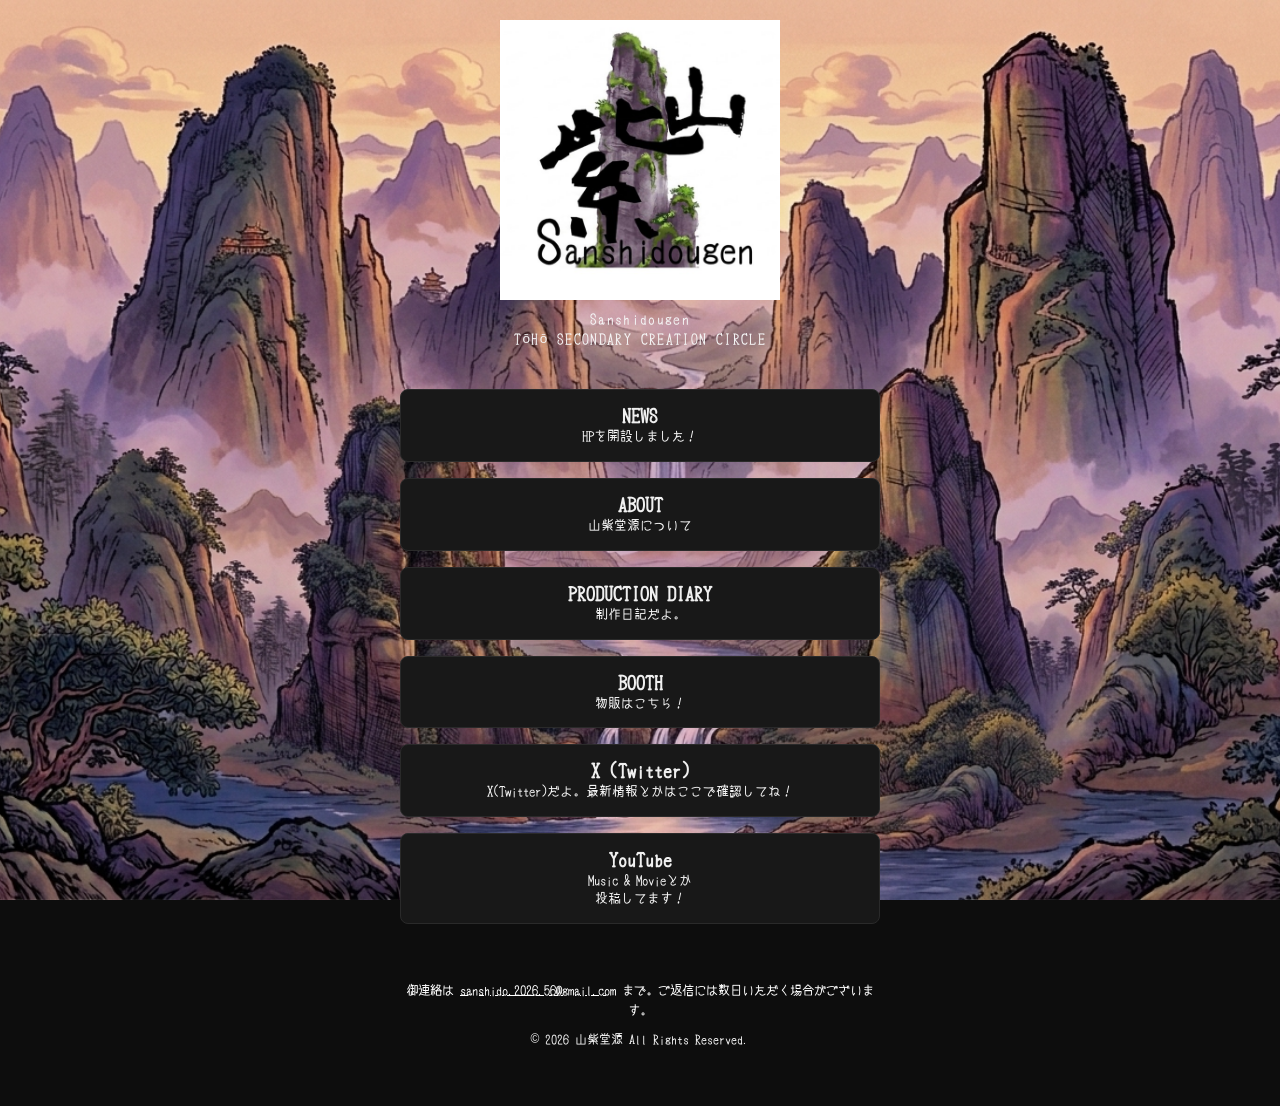
<file: index.html>
<!DOCTYPE html>
<html lang="ja">
<head>
  <meta charset="UTF-8">
  <meta name="viewport" content="width=device-width, initial-scale=1.0">
  <title>山紫堂源 - Official Web</title>
  <link rel="stylesheet" href="style.css">
</head>
<body>
  <div class="container">
    
<!-- ヘッダー -->
<header class="header">
  <h1 class="circle-name">
    <img src="icon.jpg" width="150" alt="山紫堂源" class="header-logo-img">
  </h1>
  <p class="subtitle">Sanshidougen<br>TōHō SECONDARY CREATION CIRCLE</p>
</header>

    <!-- リンク集 -->
    <nav class="links">
      <!-- NEWS -->
      <a href="news.html" class="link-card">
        <span class="link-title">NEWS</span>
        <span class="link-sub">HPを開設しました！</span>
      </a>

      <!-- ABOUT -->
      <a href="about.html" class="link-card">
        <span class="link-title">ABOUT</span>
        <span class="link-sub">山紫堂源について</span>
      </a>

        <nav class="links">
      <!-- NEWS -->
      <a href="Production Diary.html" class="link-card">
        <span class="link-title">PRODUCTION DIARY</span>
        <span class="link-sub">制作日記だよ。</span>
      </a>

      <!-- BOOTH -->
      <a href="https://sanshidougen.booth.pm/" target="_blank" rel="noopener" class="link-card">
        <span class="link-title">BOOTH</span>
        <span class="link-sub">物販はこちら！</span>
      </a>

      <!-- X (Twitter) -->
      <a href="https://x.com/xu2r8F3n9s61168" target="_blank" rel="noopener" class="link-card">
        <span class="link-title">X (Twitter)</span>
        <span class="link-sub">X(Twitter)だよ。最新情報とかはここで確認してね！</span>
      </a>

      <!-- YouTube -->
      <a href="https://www.youtube.com/@Yado-810" target="_blank" rel="noopener" class="link-card">
        <span class="link-title">YouTube</span>
        <span class="link-sub">Music & Movieとか<br>投稿してます！</span>
      </a>
    </nav>

    <!-- フッター -->
    <footer class="footer">
      <p class="contact-info">御連絡は <a href="mailto:sanshido.2026.56@gmail.com">sanshido.2026.56@gmail.com</a> まで。ご返信には数日いただく場合がございます。</p>
      <p>&copy; 2026 山紫堂源 All Rights Reserved.</p>
    </footer>

  </div>
</body>
</html>
</file>
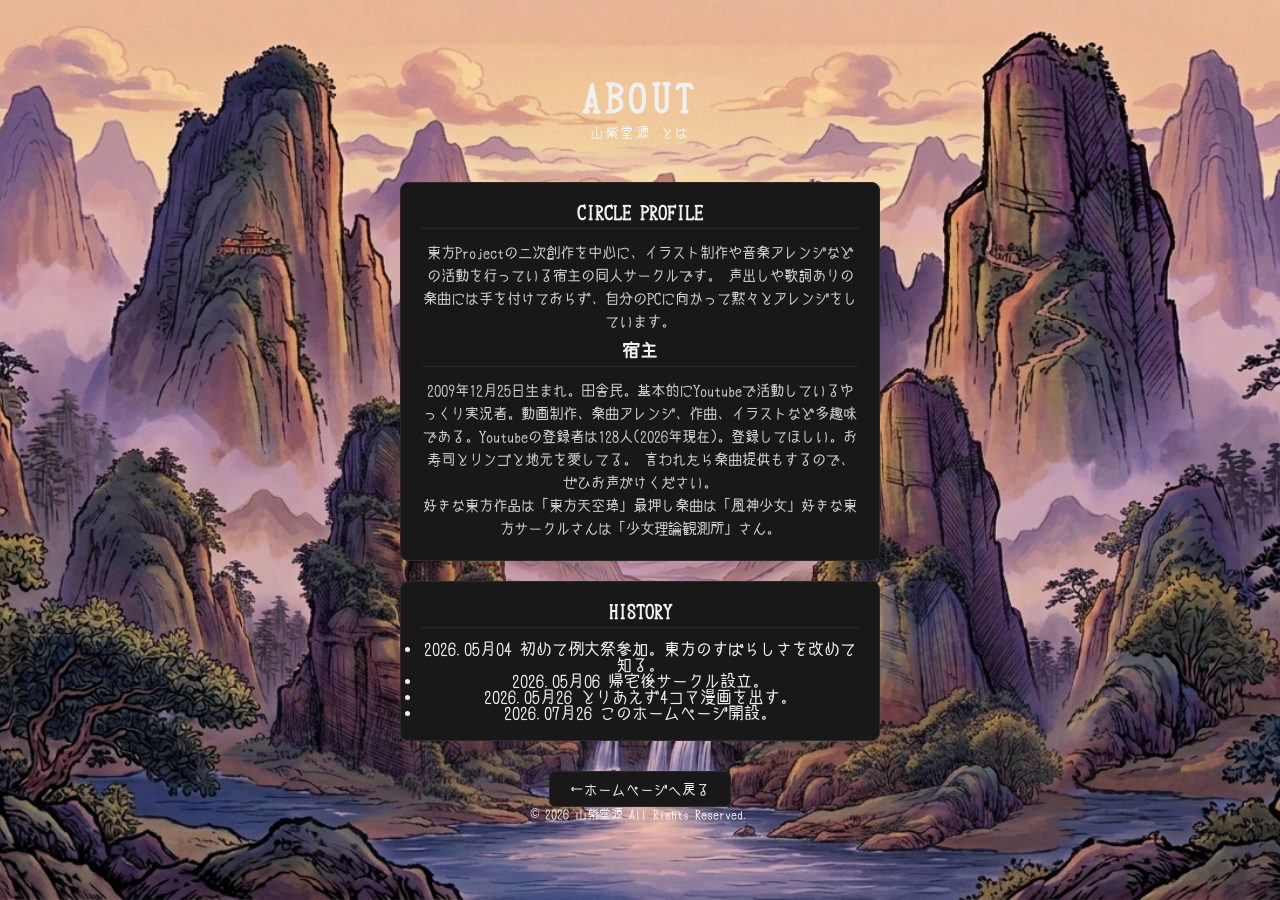
<file: about.html>
<!DOCTYPE html>
<html lang="ja">
<head>
  <meta charset="UTF-8">
  <meta name="viewport" content="width=device-width, initial-scale=1.0">
  <title>ABOUT | 山紫堂源</title>
  <link rel="stylesheet" href="style.css">
</head>
<body>
  <div class="container">
    
    <!-- ヘッダー -->
    <header class="header">
      <h1 class="circle-name">ABOUT</h1>
      <p class="subtitle">山紫堂源 とは</p>
    </header>

    <!-- 本文領域 -->
    <main class="about-page-content">
      <section class="about-section">
        <h2 class="section-title">CIRCLE PROFILE</h2>
        <p class="about-text">
          東方Projectの二次創作を中心に、イラスト制作や音楽アレンジなどの活動を行っている宿主の同人サークルです。
          声出しや歌詞ありの楽曲には手を付けておらず、自分のPCに向かって黙々とアレンジをしています。<br>
          <h2 class="section-title">宿主</h2>
        <p class="about-text">2009年12月25日生まれ。田舎民。基本的にYoutubeで活動しているゆっくり実況者。動画制作、楽曲アレンジ、作曲、イラストなど多趣味である。Youtubeの登録者は128人(2026年現在)。登録してほしい。お寿司とリンゴと地元を愛してる。
            言われたら楽曲提供もするので、ぜひお声がけください。<br>好きな東方作品は「東方天空璋」最押し楽曲は「風神少女」好きな東方サークルさんは「少女理論観測所」さん。
        </p>
      </section>

      <section class="about-section">
        <h2 class="section-title">HISTORY</h2>
        <ul class="history-list">
          <li><span class="date">2026.05月04</span>   初めて例大祭参加。東方のすばらしさを改めて知る。</li>
          <li><span class="date">2026.05月06</span>   帰宅後サークル設立。</li>
          <li><span class="date">2026.05月26</span>   とりあえず4コマ漫画を出す。</li>
          <li><span class="date">2026.07月26</span>   このホームページ開設。</li>
        </ul>
      </section>

      <!-- トップへ戻るボタン -->
      <a href="index.html" class="back-button">←ホームページへ戻る</a>
    </main>

    <!-- フッター -->
    <footer class="footer">
      <p>&copy; 2026 山紫堂源 All Rights Reserved.</p>
    </footer>

  </div>
</body>
</html>
</file>
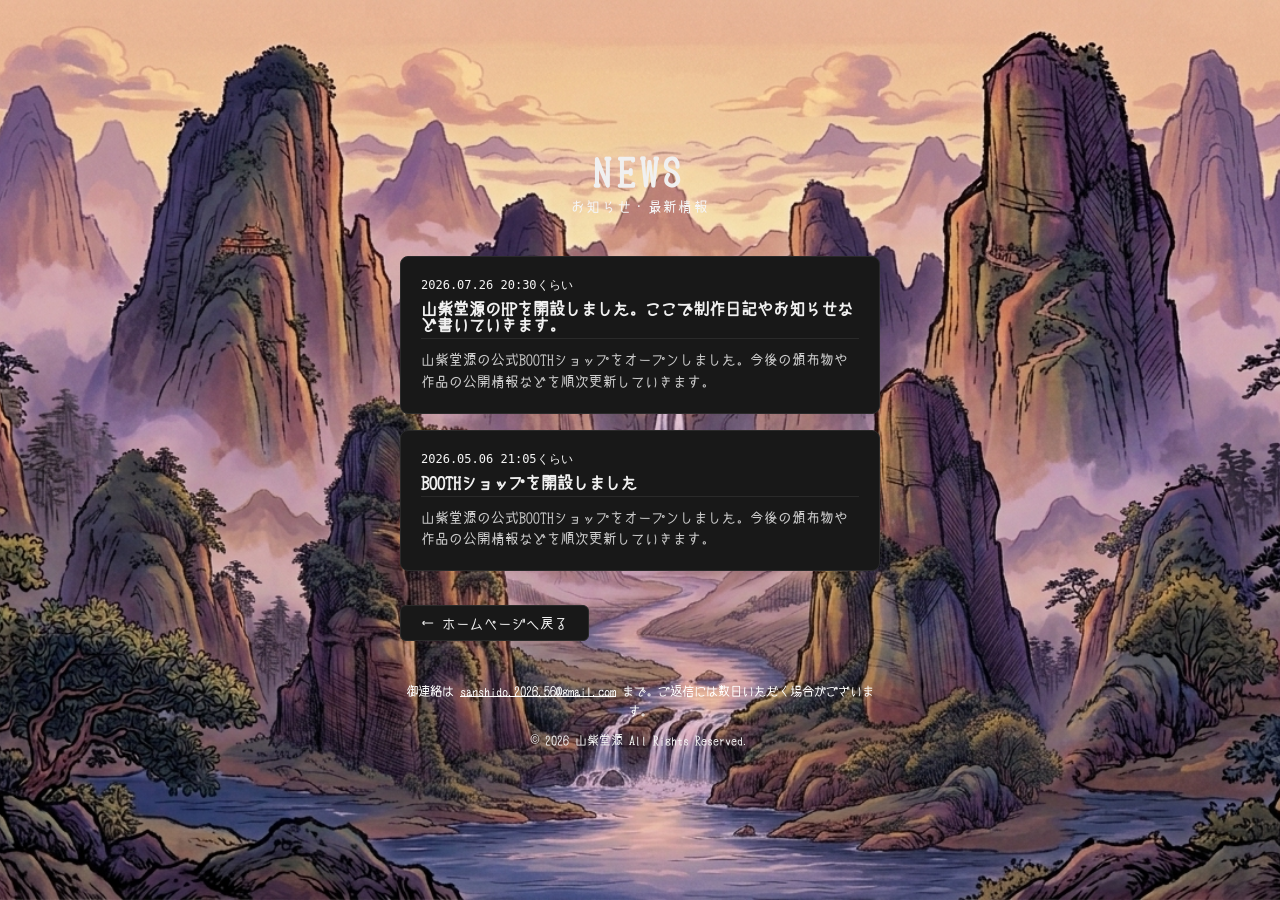
<file: news.html>
<!DOCTYPE html>
<html lang="ja">
<head>
  <meta charset="UTF-8">
  <meta name="viewport" content="width=device-width, initial-scale=1.0">
  <title>NEWS | 山紫堂源</title>
  <link rel="stylesheet" href="style.css">
</head>
<body>
  <div class="container">
    
    <!-- ヘッダー -->
    <header class="header">
      <h1 class="circle-name">NEWS</h1>
      <p class="subtitle">お知らせ・最新情報</p>
    </header>

    <!-- お知らせ一覧 -->
    <main class="news-page-content">
      <div class="news-list">

        <!-- お知らせ 1記事分 -->
         <article class="news-item">
          <div class="news-date">2026.07.26 20:30くらい</div>
          <h2 class="news-item-title">山紫堂源のHPを開設しました。ここで制作日記やお知らせなど書いていきます。</h2>
          <p class="news-item-text">
            山紫堂源の公式BOOTHショップをオープンしました。今後の頒布物や作品の公開情報などを順次更新していきます。
          </p>
        </article>

        <article class="news-item">
          <div class="news-date">2026.05.06 21:05くらい</div>
          <h2 class="news-item-title">BOOTHショップを開設しました</h2>
          <p class="news-item-text">
            山紫堂源の公式BOOTHショップをオープンしました。今後の頒布物や作品の公開情報などを順次更新していきます。
          </p>
        </article>

        <!-- お知らせを増やしたい時は上の <article class="news-item">〜</article> をコピペして下に増やせます -->

      </div>

      <!-- トップへ戻るボタン -->
      <a href="index.html" class="back-button">← ホームページへ戻る</a>
    </main>

    <!-- フッター -->
    <footer class="footer">
      <p class="contact-info">御連絡は <a href="mailto:sanshido.2026.56@gmail.com">sanshido.2026.56@gmail.com</a> まで。ご返信には数日いただく場合がございます。</p>
      <p>&copy; 2026 山紫堂源 All Rights Reserved.</p>
    </footer>

  </div>
</body>
</html>
</file>
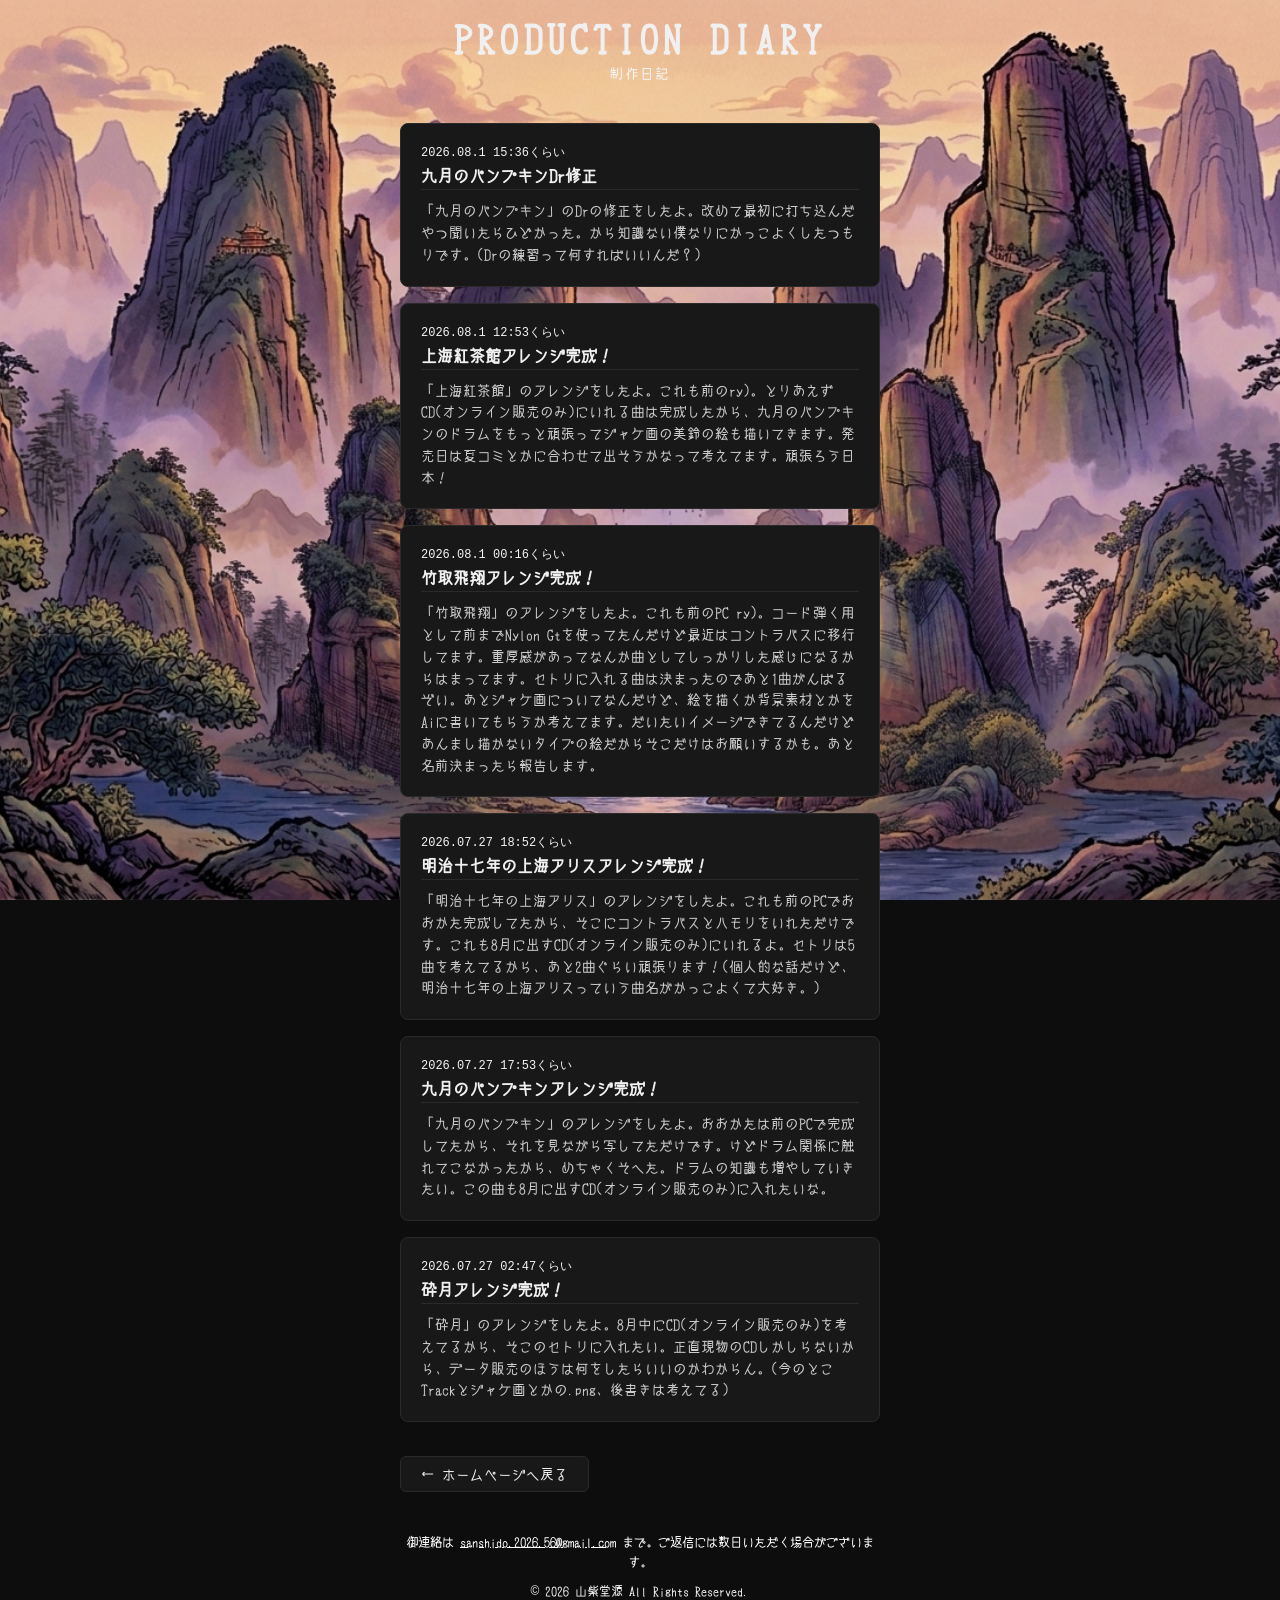
<file: Production Diary.html>
<!DOCTYPE html>
<html lang="ja">
<head>
  <meta charset="UTF-8">
  <meta name="viewport" content="width=device-width, initial-scale=1.0">
  <title>PRODUCTION DIARY | 山紫堂源</title>
  <link rel="stylesheet" href="style.css">
<head>
<body>
 <div class="container">
    
 <!-- ヘッダー -->
  <header class="header">
      <h1 class="circle-name">PRODUCTION DIARY</h1>
      <p class="subtitle">制作日記</p>
    </header>

    <!-- お知らせ一覧 -->
    <main class="news-page-content">
      <div class="news-list">

        <!-- お知らせ 1記事分 -->
        <article class="news-item">
          <div class="news-date">2026.08.1 15:36くらい</div>
          <h2 class="news-item-title">九月のパンプキンDr修正</h2>
          <p class="news-item-text">
            「九月のパンプキン」のDrの修正をしたよ。改めて最初に打ち込んだやつ聞いたらひどかった。から知識ない僕なりにかっこよくしたつもりです。(Drの練習って何すればいいんだ？)
          </p>
        </article>

         <article class="news-item">
          <div class="news-date">2026.08.1 12:53くらい</div>
          <h2 class="news-item-title">上海紅茶館アレンジ完成！</h2>
          <p class="news-item-text">
            「上海紅茶館」のアレンジをしたよ。これも前のry)。とりあえずCD(オンライン販売のみ)にいれる曲は完成したから、九月のパンプキンのドラムをもっと頑張ってジャケ画の美鈴の絵も描いてきます。発売日は夏コミとかに合わせて出そうかなって考えてます。頑張ろう日本！
          </p>
        </article>

        <article class="news-item">
          <div class="news-date">2026.08.1 00:16くらい</div>
          <h2 class="news-item-title">竹取飛翔アレンジ完成！</h2>
          <p class="news-item-text">
            「竹取飛翔」のアレンジをしたよ。これも前のPC ry)。コード弾く用として前までNylon Gtを使ってたんだけど最近はコントラバスに移行してます。重厚感があってなんか曲としてしっかりした感じになるからはまってます。セトリに入れる曲は決まったのであと1曲がんばるぞい。あとジャケ画についてなんだけど、絵を描くか背景素材とかをAiに書いてもらうか考えてます。だいたいイメージできてるんだけどあんまし描かないタイプの絵だからそこだけはお願いするかも。あと名前決まったら報告します。
          </p>
        </article>

        <article class="news-item">
          <div class="news-date">2026.07.27 18:52くらい</div>
          <h2 class="news-item-title">明治十七年の上海アリスアレンジ完成！</h2>
          <p class="news-item-text">
            「明治十七年の上海アリス」のアレンジをしたよ。これも前のPCでおおかた完成してたから、そこにコントラバスとハモリをいれただけです。これも8月に出すCD(オンライン販売のみ)にいれるよ。セトリは5曲を考えてるから、あと2曲ぐらい頑張ります！<r>(個人的な話だけど、明治十七年の上海アリスっていう曲名がかっこよくて大好き。)
          </p>
        </article>

        <article class="news-item">
          <div class="news-date">2026.07.27 17:53くらい</div>
          <h2 class="news-item-title">九月のパンプキンアレンジ完成！</h2>
          <p class="news-item-text">
            「九月のパンプキン」のアレンジをしたよ。おおかたは前のPCで完成してたから、それを見ながら写してただけです。けどドラム関係に触れてこなかったから、めちゃくそへた。ドラムの知識も増やしていきたい。この曲も8月に出すCD(オンライン販売のみ)に入れたいな。
          </p>
        </article>

        <article class="news-item">
          <div class="news-date">2026.07.27 02:47くらい</div>
          <h2 class="news-item-title">砕月アレンジ完成！</h2>
          <p class="news-item-text">
            「砕月」のアレンジをしたよ。8月中にCD(オンライン販売のみ)を考えてるから、そこのセトリに入れたい。正直現物のCDしかしらないから、データ販売のほうは何をしたらいいのかわからん。(今のとこTrackとジャケ画とかの.png、後書きは考えてる)
          </p>
        </article>

        <!-- お知らせを増やしたい時は上の <article class="news-item">〜</article> をコピペして下に増やせます -->

      </div>

      <!-- トップへ戻るボタン -->
      <a href="index.html" class="back-button">← ホームページへ戻る</a>
    </main>

    <!-- フッター -->
    <footer class="footer">
      <p class="contact-info">御連絡は <a href="mailto:sanshido.2026.56@gmail.com">sanshido.2026.56@gmail.com</a> まで。ご返信には数日いただく場合がございます。</p>
      <p>&copy; 2026 山紫堂源 All Rights Reserved.</p>
    </footer>

  </div>
</body>
</html>
<body>
</file>
<file: style.css>
/* --- 自前フォント（しねきゃぷしょん）の定義 --- */
@font-face {
  font-family: 'Cinecaption';
  src: url('cinecaption226.ttf') format('truetype');
}
:root {
  --bg-color: #0d0d0d;      /* 漆黒に近い背景色 */
  --card-bg: #181818;       /* カードの背景色 */
  --card-border: #2a2a2a;   /* 枠線 */
  --text-main: #f0f0f0;     /* メイン文字色（白） */
  --text-sub: #f5f5f5;      /* サブ文字色（グレー） */
}

* {
  margin: 0;
  padding: 0;
  box-sizing: border-box;
}

body {
  background-color: var(--bg-color);
  /* 背景画像をしっかり有効化 */
  background-image: url("bg.png");
  background-size: cover;
  background-position: center;
  background-repeat: no-repeat;
  background-attachment: fixed;
  color: var(--text-main);
  font-family: 'Cinecaption', Arial, sans-serif;
  display: flex;
  justify-content: center;
  align-items: center;
  min-height: 100vh;
  padding: 20px;
}

.container {
  width: 100%;
  max-width: 480px;
  text-align: center;
}

/* --- ヘッダー --- */
.header {
  margin-bottom: 40px;
}

.circle-name {
  margin-bottom: 8px;
  display: flex;
  justify-content: center; /* 画像を中央配置 */
  align-items: center;
}

/* ヘッダー画像 (icon.png) の表示サイズ調整 */
.header-logo-img {
  width: 100%;
  max-width: 280px; /* 画像の大きさに合わせて 200px 〜 300px あたりで調整してみてください */
  height: auto;     /* 縦横比を維持 */
  display: block;
}

.subtitle {
  font-size: 0.85rem;
  color: var(--text-sub);
  letter-spacing: 0.1em;
  line-height: 1.5;
}

/* ロゴと文字を中央寄せで横並びにする */
.circle-name {
  font-size: 2.2rem;
  font-weight: 700;
  letter-spacing: 0.15em;
  margin-bottom: 8px;
  display: flex;
  align-items: center;
  justify-content: center;
  gap: 12px; /* 画像と文字の間のすき間 */
}

/* 左側のロゴ画像サイズ調整 */
.circle-logo {
  width: 40px;  /* 画像の横幅（お好みで調整してください） */
  height: 40px; /* 画像の縦幅 */
  object-fit: contain;
}

/* 「山紫堂源」の文字：深緑色 ＋ 白フチ */
.circle-name span {
  color: #0d4d2d; /* 深緑色（シックで落ち着いた緑） */
  
  /* 上下左右・斜めに小さな白い影を重ねて白フチを作る設定 */
  text-shadow:
    2px  2px 0 #ffffff,
   -2px  2px 0 #ffffff,
    2px -2px 0 #ffffff,
   -2px -2px 0 #ffffff,
    2px  0px 0 #ffffff,
   -2px  0px 0 #ffffff,
    0px  2px 0 #ffffff,
    0px -2px 0 #ffffff;
}

.subtitle {
  font-size: 0.85rem;
  color: var(--text-sub);
  letter-spacing: 0.1em;
  line-height: 1.5;
}

.circle-name {
  font-size: 2.2rem;
  font-weight: 700;
  letter-spacing: 0.15em;
  margin-bottom: 8px;
  color: var(--text-main);
}

.subtitle {
  font-size: 0.85rem;
  color: var(--text-sub);
  letter-spacing: 0.1em;
  line-height: 1.5;
}

/* --- リンク集 --- */
.links {
  display: flex;
  flex-direction: column;
  gap: 16px;
  margin-bottom: 40px;
}

.link-card {
  display: block;
  background-color: var(--card-bg);
  border: 1px solid var(--card-border);
  border-radius: 8px;
  padding: 16px 20px;
  text-decoration: none;
  transition: all 0.2s ease;
}

.link-card:hover {
  border-color: var(--text-main);
  transform: translateY(-2px);
  background-color: #222222;
}

.link-title {
  display: block;
  font-size: 1.1rem;
  font-weight: 700;
  color: var(--text-main);
}

.link-sub {
  font-size: 0.8rem;
  color: var(--text-sub);
  margin-top: 4px;
  display: block;
  line-height: 1.4;
}

/* --- ABOUT・NEWSページ共通スタイル --- */
.about-content,
.news-page-content {
  margin-bottom: 40px;
  text-align: left;
}

.about-section {
  background-color: var(--card-bg);
  border: 1px solid var(--card-border);
  border-radius: 8px;
  padding: 20px;
  margin-bottom: 20px;
}

.about-section h2 {
  font-size: 1.1rem;
  border-bottom: 1px solid var(--card-border);
  padding-bottom: 8px;
  margin-bottom: 12px;
  color: var(--text-main);
}

.about-section p {
  font-size: 0.9rem;
  line-height: 1.6;
  color: #cccccc;
  margin-bottom: 8px;
}

.about-section p:last-child {
  margin-bottom: 0;
}

/* NEWS一覧 */
.news-list {
  display: flex;
  flex-direction: column;
  gap: 16px;
  margin-bottom: 24px;
}

.news-item {
  background-color: var(--card-bg);
  border: 1px solid var(--card-border);
  border-radius: 8px;
  padding: 20px;
}

.news-date {
  font-size: 0.75rem;
  color: var(--text-sub);
  font-family: monospace;
  margin-bottom: 6px;
}

.news-item-title {
  font-size: 1rem;
  font-weight: 700;
  color: var(--text-main);
  margin-bottom: 10px;
  border-bottom: 1px solid var(--card-border);
  padding-bottom: 6px;
}

.news-item-text {
  font-size: 0.85rem;
  line-height: 1.6;
  color: #cccccc;
}

/* 戻るボタン */
.back-button {
  display: inline-block;
  margin-top: 10px;
  color: var(--text-main);
  text-decoration: none;
  font-size: 0.85rem;
  border: 1px solid var(--card-border);
  padding: 10px 20px;
  border-radius: 6px;
  background-color: var(--card-bg);
  transition: all 0.2s ease;
}

.back-button:hover {
  border-color: var(--text-main);
  background-color: #222222;
}

/* --- フッター --- */
.footer {
  font-size: 0.75rem;
  color: var(--text-sub);
  text-align: center;
}

/* 一番下の連絡先テキストをくっきり「白」に設定 */
.contact-info {
  font-size: 0.78rem;
  color: #ffffff;             /* 真っ白 */
  margin-bottom: 12px;
  line-height: 1.6;
}

.contact-info a {
  color: #ffffff;             /* メールアドレスも真っ白 */
  text-decoration: underline;
}

.contact-info a:hover {
  color: #cccccc;
}

/* コピーライト */
.footer p:last-child {
  color: var(--text-sub);
}
</file>
